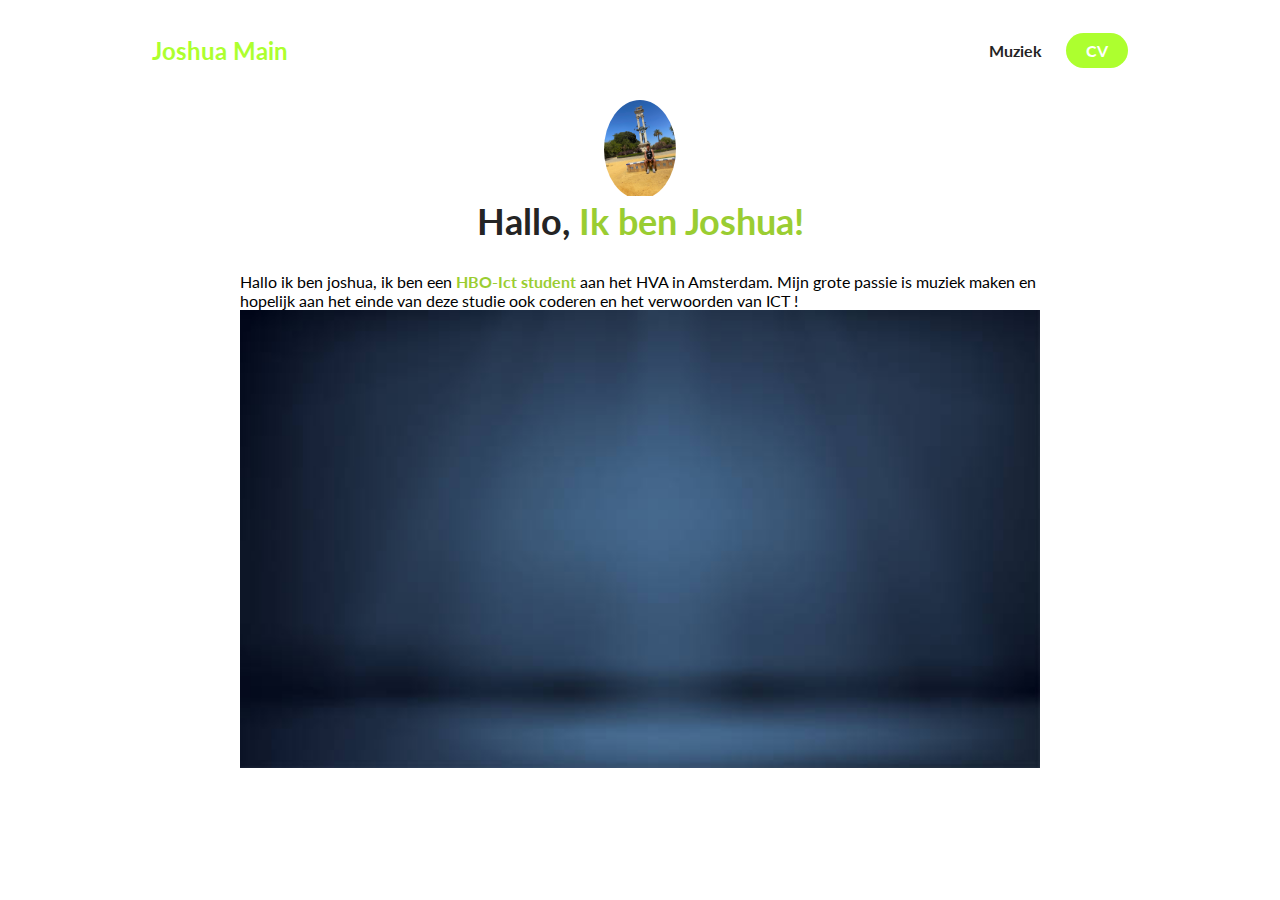
<file: Index.html>
<!DOCTYPE html>
<html lang="en">
<head>
    <meta charset="UTF-8">
    <meta http-equiv="X-UA-Compatible" content="IE=edge">
    <meta name="viewport" content="width=device-width, initial-scale=1.0">
    <title>Joshua Main</title>
    <link rel="stylesheet" href="./style.css">
</head>

    <body>
<section> <div id="overmij"></div>
 <nav>
<div class="personal__logo">Joshua Main</div>
<ul class="nav__Link--list">
    <li>
    <a href=" " class="
    nav__link--anchor
    link__hover-effect
    link__hover-effect--black"
    ></a>
    </li>
    <li>
    <a href="https://www.instagram.com/prod.jddm/" class="
    nav__link--anchor
    link__hover-effect
    link__hover-effect--black"
    >Muziek</a> 
    </li>
    <li>
    <a href="./cvvvv.html" class="
    nav__link--anchor
    nav__link--anchor-primary"
    >CV</a>
    </li> 



  </ul>
</nav>
 <div class="flex flex-1"> 
  <div class="about-me__info row">
    <div class="about-me__info--containter">
    <figure class="about-me__picture--mask"> 
    <img src="./foto's/Joshua.jpg" class="about-me__picture"alt="picture of me">
</figure>

<h1 class="about-me__info--title"> 
Hallo, <span class="text--purple">Ik ben Joshua!</h1></span>
</h1>
<p class="about-me__info--para"></p>
 Hallo ik ben joshua, ik ben een <strong class="text--purple">HBO-Ict student</strong> aan het HVA in Amsterdam.  
 Mijn grote passie is muziek maken en hopelijk aan het einde van deze studie ook coderen en het verwoorden van ICT ! 
</p>

</div>
<figure class="about-me__img--container">
 <img src="./foto's/Achtergrond.jpg" class="about-me__img"alt="">
</figure>
 </div>
 </div>

</section>
</body> 
</html>
</file>
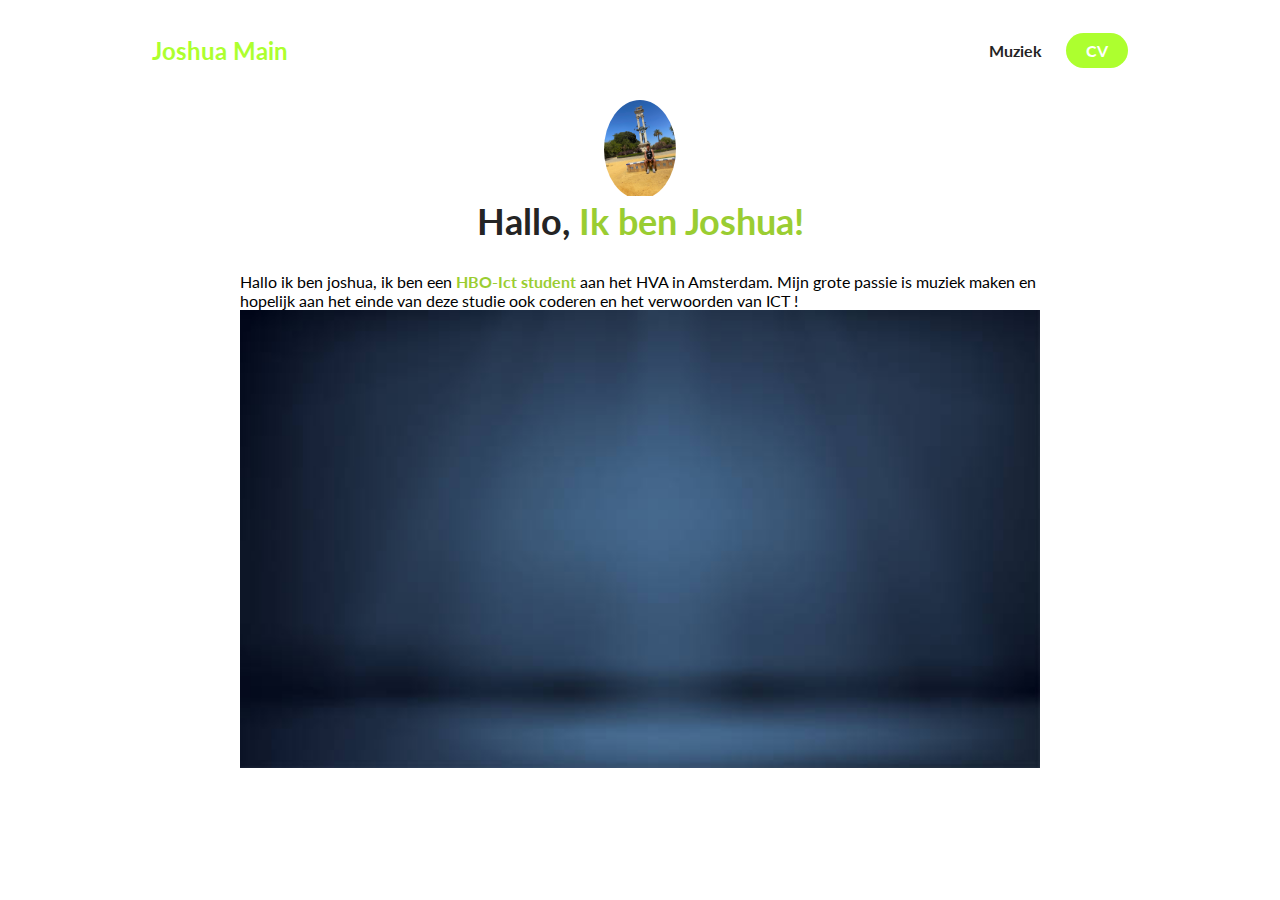
<file: index.html>
<!DOCTYPE html>
<html lang="en">
<head>
    <meta charset="UTF-8">
    <meta http-equiv="X-UA-Compatible" content="IE=edge">
    <meta name="viewport" content="width=device-width, initial-scale=1.0">
    <title>Joshua Main</title>
    <link rel="stylesheet" href="./style.css">
</head>

    <body>
<section> <div id="overmij"></div>
 <nav>
<div class="personal__logo">Joshua Main</div>
<ul class="nav__Link--list">
    <li>
    <a href=" " class="
    nav__link--anchor
    link__hover-effect
    link__hover-effect--black"
    ></a>
    </li>
    <li>
    <a href="https://www.instagram.com/prod.jddm/" class="
    nav__link--anchor
    link__hover-effect
    link__hover-effect--black"
    >Muziek</a> 
    </li>
    <li>
    <a href="./cvvvv.html" class="
    nav__link--anchor
    nav__link--anchor-primary"
    >CV</a>
    </li> 



  </ul>
</nav>
 <div class="flex flex-1"> 
  <div class="about-me__info row">
    <div class="about-me__info--containter">
    <figure class="about-me__picture--mask"> 
    <img src="./foto's/Joshua.jpg" class="about-me__picture"alt="picture of me">
</figure>

<h1 class="about-me__info--title"> 
Hallo, <span class="text--purple">Ik ben Joshua!</h1></span>
</h1>
<p class="about-me__info--para"></p>
 Hallo ik ben joshua, ik ben een <strong class="text--purple">HBO-Ict student</strong> aan het HVA in Amsterdam.  
 Mijn grote passie is muziek maken en hopelijk aan het einde van deze studie ook coderen en het verwoorden van ICT ! 
</p>

</div>
<figure class="about-me__img--container">
 <img src="./foto's/Achtergrond.jpg" class="about-me__img"alt="">
</figure>
 </div>
 </div>

</section>
</body> 
</html>
</file>
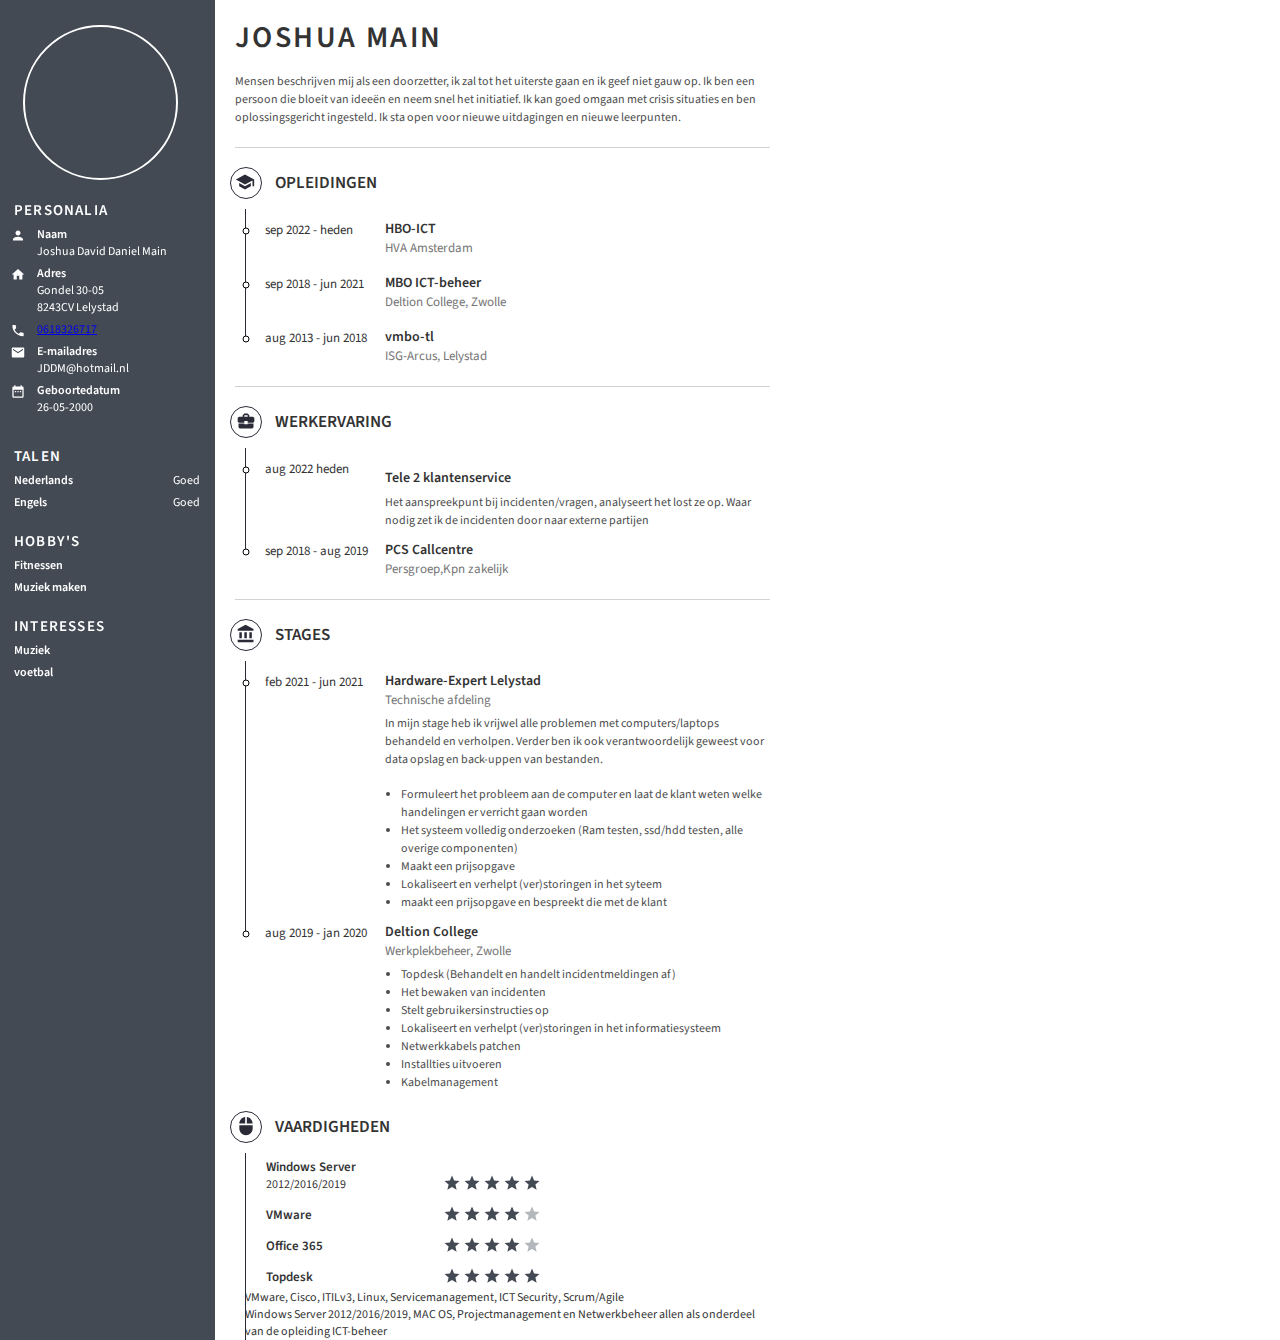
<file: cvvvv.html>
<html lang="nl">
   <head>
      <meta http-equiv="Content-Type" content="text/html; charset=utf-8" 
/>
      <meta name="format-detection" content="telephone=no" />
      <meta http-equiv="Cache-Control" content="no-cache" />
      <meta http-equiv="Pragma" content="no-cache" />
      <meta http-equiv="Expires" content="0" />
      <!-- fonts -->
      <link 
href="https://fonts.googleapis.com/css?family=Source+Sans+Pro:400,600,700" 
rel="stylesheet" />
      <!-- ./fonts -->
      <!-- css -->
      <style type="text/css">
         * {
         -webkit-font-smoothing: antialiased;
         -moz-osx-font-smoothing: grayscale;
         box-sizing: border-box;
         }
         html {
         height: 100%;
         }
         body {
         width: 21cm;
         height: 100%;
         min-height: 29.7cm;
         position: relative;
         margin: 0;
         padding: 0 0;
         color: #333333;
         line-height: 22px;
         font: 12px "Source Sans Pro", Arial;
         font-style: normal;
         }
         h1 {
         letter-spacing: 0.08em;
         text-transform: uppercase;
         font-style: normal;
         font-size: 30px;
         margin: 0;
         padding: 16px 0 24px 0;
         font-weight: 600;
         }
         h1 span {
         position: relative;
         font-style: normal;
         display: inline;
         margin-right: 3px;
         padding: 0;
         }
         h2 {
         text-transform: uppercase;
         font-size: 17px;
         font-weight: 600;
         margin: 0;
         padding: 0;
         }
         h3 {
         font-size: 14px;
         font-weight: 600;
         margin: 0;
         padding: 0;
         }
         p {
         color: #4c4c4c;
         line-height: 18px;
         font-weight: 400;
         margin: 0;
         padding: 0;
         }
         hr {
         border: none;
         height: 1px;
         width: 100%;
         padding: 0;
         margin: 0;
         background: #d2d2d2;
         }
         .sections {
         left: 235px;
         position: relative;
         width: 535px;
         }
         .section {
         position: relative;
         width: 100%;
         padding: 0;
         }
         .section p {
         display: block;
         font-style: normal;
         }
         .section:last-child {
         border: none;
         }
         .section.section--summary {
         top: -10px;
         margin-bottom: 10px;
         }
         .section--title {
         display: inline-block;
         position: relative;
         width: 100%;
         z-index: 99;
         margin: 0 0 0 0;
         font-weight: 600;
         background: #fff;
         padding: 19px 0 10px 10px;
         border-top: 1px solid #d2d2d2;
         page-break-inside: avoid;
         }
         .section--title span {
         display: inline-block;
         margin-right: 2px;
         }
         .section--title-icon {
         position: relative;
         top: 0px;
         display: inline-block;
         height: 32px;
         width: 32px;
         margin-left: -15px;
         margin-right: 10px;
         border-radius: 50%;
         border: 1px solid #2b2b38;
         }
         .section--title-icon svg {
         position: relative;
         top: 3px;
         left: 4px;
         height: 20px;
         width: 20px;
         fill: #2b2b38;
         }
         .section--title-icon.education svg {
         top: 4px;
         left: 4px;
         }
         .section--title-icon.course svg {
         top: 5px;
         left: 5px;
         }
         .section--title-icon.work svg {
         top: 4px;
         left: 5px;
         }
         .section--title-icon.internships svg {
         top: 4px;
         left: 5px;
         }
         .section--title-icon.certificate svg {
         top: 4px;
         left: 5px;
         }
         .section--title-icon.single-textarea svg {
         top: 4px;
         left: 5px;
         }
         .section--title-icon.extra-curricular svg {
         top: 4px;
         left: 5px;
         }
         .section--title-icon.characteristic svg {
         top: 4px;
         left: 5px;
         }
         .section--title-icon.skill svg {
         top: 4px;
         left: 5px;
         }
         .section--title-icon.hobby svg {
         top: 5px;
         left: 5px;
         }
         .section--title-icon.language svg {
         top: 5px;
         left: 5px;
         }
         .section--title-icon.reference svg {
         top: 5px;
         left: 5px;
         }
         .section--time-line-overlay {
         position: absolute;
         top: 0;
         left: 10px;
         height: 100%;
         width: 1px;
         background: #2b2b38;
         }
         .section--time-line {
         position: absolute;
         top: 0;
         left: 0;
         height: 100%;
         width: 1px;
         background: #2b2b38;
         }
         .section--time-line-hide-overlay {
         display: none;
         position: absolute;
         left: -5px;
         top: 25px;
         width: 10px;
         height: 100%;
         background: #fff;
         z-index: 9;
         }
         .section.references .section--time-line-dot {
         top: 15px;
         }
         .section.references .section--date {
         top: 10px;
         }
         .section.references .section--time-line-hide-overlay {
         height: 95%;
         }
         .section--item:last-child {
         background: #fff;
         padding-bottom: 15px;
         }
         .section--item:last-child .section--time-line {
         height: 30px;
         }
         .section--item:last-child .section--time-line-hide-overlay {
         display: inline;
         }
         .section:last-child .section--item:last-child {
         padding-bottom: 0;
         }
         /*.section:last-child .section--item:last-child 
.section--heading-group {
         padding-bottom: 0;
         }*/
         .section--time-line-dot {
         position: absolute;
         left: -3px;
         top: 18px;
         height: 12px;
         width: 10px;
         z-index: 999;
         /* fill: red; */
         /* height: 9px;
         width: 9px; */
         /* border-radius: 50%; */
         /* background: #fff; */
         /* border: 1px solid #2b2b38; */
         /* border: 0.1em solid #2b2b38; */
         }
         .section--heading-group {
         display: block;
         margin: 0;
         padding: 0 0 6px 0;
         page-break-inside: avoid !important;
         }
         .section--list {
         display: block;
         list-style: none;
         padding: 0 0 0 10px;
         margin: 0;
         }
         .section--list.skills {
         margin-bottom: 20px;
         }
         .section--list.no-indent .section--item {
         padding-left: 20px;
         }
         .section--item {
         display: block;
         position: relative;
         list-style: none;
         padding: 0 0 0 140px;
         margin: 0;
         }
         .section--item.skills {
         display: inline-block;
         padding-top: 5px;
         padding-bottom: 3px;
         width: 100%;
         margin: 0;
         padding-left: 25px;
         border-left: 1px solid #2b2b38;
         }
         .section--item.skills h3 {
         font-size: 13px;
         }
         .section--item.skills:last-child {
         padding-bottom: 0;
         }
         .skills--label {
         display: inline-block;
         width: 175px;
         margin: 0 0 0 -5px;
         }
         .skills--stars {
         display: inline-block;
         position: relative;
         top: 4px;
         }
         .skills--stars svg {
         fill: #b1b1b1;
         }
         .skills--stars svg.active {
         fill: #2b2b38;
         }
         .section--date {
         position: absolute;
         left: 20px;
         top: 12px;
         width: 120px;
         font-size: 13px;
         padding: 0;
         margin: 0;
         }
         .section--heading {
         display: block;
         padding: 10px 0 0 0;
         margin: 0;
         }
         .section--sub-heading {
         display: block;
         padding: 0;
         margin: 0;
         color: #a43d46;
         font-size: 13px;
         }
         .section--content {
         display: block;
         padding: 0;
         margin: 0;
         }
         .section--content p {
         display: block;
         }
         .section--content ul,
         .section--content ol {
         page-break-inside: auto;
         white-space: normal;
         font-weight: 400;
         list-style-position: outside;
         color: #4c4c4c;
         margin: 0;
         padding: 0 0 0 16px;
         }
         .section--content ul li,
         .section--content ol li {
         line-height: 18px;
         }
         .section--content ul li {
         list-style-type: disc;
         }
         .section--content ol {
         padding-left: 14px;
         }
         .section--content-single-textarea {
         padding-bottom: 10px;
         }
         .sidebar--bg {
         position: fixed;
         top: 0;
         left: 0;
         width: 215px;
         background: #2b2b38;
         height: 18000px;
         overflow-x: hidden;
         overflow-y: hidden;
         }
         .sidebar {
         left: 0;
         position: fixed;
         z-index: 1;
         color: #fff;
         padding: 25px 0 0 14px;
         width: 215px;
         height: auto;
         }
         .avatar--bg {
         left: -10px;
         top: -70px;
         position: fixed;
         z-index: 0;
         margin: 0;
         padding: 0;
         background: #a43d47;
         width: 225px;
         height: 270px;
         display: none;
         }
         .avatar {
         position: relative;
         display: inline-block;
         z-index: 2;
         padding: 0;
         margin: 0 0 0 9px;
         height: 155px;
         width: 155px;
         border-radius: 50%;
         background-size: cover !important;
         border: 2px solid #fff;
         }
         .sidebar--data {
         display: block;
         }
         .sidebar--title {
         display: inline-block;
         font-size: 15px;
         font-style: normal;
         position: relative;
         width: 88%;
         padding: 20px 0 5px 0;
         margin: 0 0 0 0;
         page-break-inside: avoid;
         letter-spacing: 0.08em;
         }
         .sidebar--title span {
         display: inline-block;
         width: 100%;
         margin: 0;
         padding: 0;
         font-weight: 600;
         font-style: normal;
         padding-right: 2px;
         z-index: 1;
         background: #607d8b;
         }
         .sidebar--title span:last-child {
         padding-right: 10px;
         }
         .sidebar--title hr {
         position: absolute;
         left: 0;
         bottom: 18px;
         border: none;
         height: 1px;
         width: calc(100% - 10px);
         background: #fff;
         }
         .sidebar--title svg {
         position: relative;
         top: 4px;
         margin-right: 4px;
         }
         .sidebar--label {
         font-weight: 600;
         }
         .sidebar--list {
         display: block;
         list-style: none;
         margin: 0;
         padding: 0;
         }
         .sidebar--item {
         display: block;
         list-style: none;
         position: relative;
         font-size: 12px;
         margin: 0;
         padding: 0 5px 5px 0;
         }
         .sidebar--item.sidebar--item-personal {
         padding: 0 5px 5px 23px;
         }
         .sidebar--item.sidebar--item-interest {
         padding-left: 12px;
         padding-bottom: 0;
         }
         .sidebar--item:last-child {
         padding-bottom: 0;
         }
         .sidebar--icon-square {
         display: inline-block;
         height: 5px;
         width: 5px;
         position: absolute;
         top: 9px;
         margin: 0 5px 0 0;
         background: #fff;
         left: 0;
         }
         .sidebar--item-icon {
         top: 2px;
         left: -8px;
         position: absolute;
         fill: #fff;
         height: 15px;
         }
         .sidebar--item-text {
         line-height: 21px;
         }
         .sidebar--item-align-right {
         float: right;
         margin-right: 10px;
         }
         /*** START --- UPDATE COLOR ***/
         .c--434a54 .sidebar--bg,
         .c--434a54 .sidebar--title span {
         background: #434a54 !important;
         }
         .c--434a54 .section--sub-heading {
         color: #757575;
         }
         .c--434a54 .skills--stars svg {
         fill: #434a54 !important;
         }
         .c--434a54 .skills--stars svg:not(.active) {
         fill: #b4b7bb !important;
         }
         .c--da4453 .sidebar--bg,
         .c--da4453 .sidebar--title span {
         background: #da4453 !important;
         }
         .c--da4453 .section--sub-heading {
         color: #a43d46;
         }
         .c--da4453 .skills--stars svg {
         fill: #da4453 !important;
         }
         .c--da4453 .skills--stars svg:not(.active) {
         fill: #f0b4ba !important;
         }
         .c--3f6592 .sidebar--bg,
         .c--3f6592 .sidebar--title span {
         background: #3f6592 !important;
         }
         .c--3f6592 .section--sub-heading {
         color: #3f6592;
         }
         .c--3f6592 .skills--stars svg {
         fill: #3f6592 !important;
         }
         .c--3f6592 .skills--stars svg:not(.active) {
         fill: #b2c2d4 !important;
         }
         .c--f1b230 .sidebar--bg,
         .c--f1b230 .sidebar--title span {
         background: #f1b230 !important;
         }
         .c--f1b230 .section--sub-heading {
         color: #986c14;
         }
         .c--f1b230 .skills--stars svg {
         fill: #f1b230 !important;
         }
         .c--f1b230 .skills--stars svg:not(.active) {
         fill: #f9e0b0 !important;
         }
         .c--37bc9b .sidebar--bg,
         .c--37bc9b .sidebar--title span {
         background: #37bc9b !important;
         }
         .c--37bc9b .section--sub-heading {
         color: #187d64;
         }
         .c--37bc9b .skills--stars svg {
         fill: #37bc9b !important;
         }
         .c--37bc9b .skills--stars svg:not(.active) {
         fill: #b0e4d7 !important;
         }
         /*** END --- UPDATE COLOR ***/
         html[lang="tr"] body {
         font-family: "Helvetica";
         }
         html[lang="tr"] .section--date {
         font-size: 12px;
         width: 130px;
         }
         html[lang="tr"] .sidebar--item {
         line-height: 18px;
         }
         /*strong { white-space: nowrap; }*/
      </style>
   </head>
   <body class="c--434a54" >
      <!-- style="overflow: hidden !important;" -->
      <div class="sidebar--bg"></div>
      <aside class="sidebar">
         <div class="avatar--bg"></div>
         <div class="avatar" style="background: url('') 
no-repeat;">&nbsp;</div>
         <!-- Personalia -->
         <div class="sidebar--data">
            <h2 class="sidebar--title">
               <span>Personalia</span>
            </h2>
            <ul class="sidebar--list">
               <li class="sidebar--item sidebar--item-personal">
                  <svg class="sidebar--item-icon" fill="#000000" 
height="24" viewBox="0 0 24 24" width="24" 
xmlns="http://www.w3.org/2000/svg">
                     <path d="M12 12c2.21 0 4-1.79 4-4s-1.79-4-4-4-4 
1.79-4 4 1.79 4 4 4zm0 2c-2.67 0-8 1.34-8 
4v2h16v-2c0-2.66-5.33-4-8-4z"></path>
                     <path d="M0 0h24v24H0z" fill="none"></path>
                  </svg>
                  <span class="sidebar--label">Naam</span><br>
                  Joshua David Daniel Main
               </li>
               <li class="sidebar--item sidebar--item-personal">
                  <svg class="sidebar--item-icon" fill="#000000" 
height="24" viewBox="0 0 24 24" width="24" 
xmlns="http://www.w3.org/2000/svg">
                     <path d="M10 20v-6h4v6h5v-8h3L12 3 2 12h3v8z"></path>
                     <path d="M0 0h24v24H0z" fill="none"></path>
                  </svg>
                  <span class="sidebar--label">Adres</span><br>
                  Gondel 30-05<br>
                  8243CV Lelystad
               </li>
               <li class="sidebar--item sidebar--item-personal">
                  <svg class="sidebar--item-icon" fill="#000000" 
height="24" viewBox="0 0 24 24" width="24" 
xmlns="http://www.w3.org/2000/svg">
                     <path d="M0 0h24v24H0z" fill="none"></path>
                     <path d="M6.62 10.79c1.44 2.83 3.76 5.14 6.59 
6.59l2.2-2.2c.27-.27.67-.36 1.02-.24 1.12.37 2.33.57 3.57.57.55 0 1 .45 1 
1V20c0 .55-.45 1-1 1-9.39 0-17-7.61-17-17 0-.55.45-1 1-1h3.5c.55 0 1 .45 1 
1 0 1.25.2 2.45.57 3.57.11.35.03.74-.25 1.02l-2.2 2.2z"></path>
                  </svg>
                  <a href="tel:31618326717">0618326717</a>
                  
                  
               </li>
               <li class="sidebar--item sidebar--item-personal">
                  <svg class="sidebar--item-icon" fill="#000000" 
height="24" viewBox="0 0 24 24" width="24" 
xmlns="http://www.w3.org/2000/svg">
                     <path d="M20 4H4c-1.1 0-1.99.9-1.99 2L2 18c0 1.1.9 2 
2 2h16c1.1 0 2-.9 2-2V6c0-1.1-.9-2-2-2zm0 4l-8 5-8-5V6l8 5 8-5v2z"></path>
                     <path d="M0 0h24v24H0z" fill="none"></path>
                  </svg>
                  <span class="sidebar--label">E-mailadres</span><br>
                  JDDM@hotmail.nl
               </li>
               <li class="sidebar--item sidebar--item-personal">
                  <svg class="sidebar--item-icon" fill="#000000" 
height="24" viewBox="0 0 24 24" width="24" 
xmlns="http://www.w3.org/2000/svg">
                     <path d="M9 11H7v2h2v-2zm4 0h-2v2h2v-2zm4 
0h-2v2h2v-2zm2-7h-1V2h-2v2H8V2H6v2H5c-1.11 0-1.99.9-1.99 2L3 20c0 1.1.89 2 
2 2h14c1.1 0 2-.9 2-2V6c0-1.1-.9-2-2-2zm0 16H5V9h14v11z"></path>
                     <path d="M0 0h24v24H0z" fill="none"></path>
                  </svg>
                  <span class="sidebar--label">Geboortedatum</span><br>
                  26-05-2000
               </li>
               <li class="sidebar--item sidebar--item-personal">
                  <svg class="sidebar--item-icon" fill="#000000" 
height="24" viewBox="0 0 24 24" width="24" 
xmlns="http://www.w3.org/2000/svg">
                  </svg>
                  
               </li>
               <li class="sidebar--item sidebar--item-personal">
                  <svg class="sidebar--item-icon" fill="#000000" 
height="24" viewBox="0 0 24 24" width="24" 
xmlns="http://www.w3.org/2000/svg">
                     
                  </svg>
               </li>
               <!--                
               <li class="sidebar--item sidebar--item-personal">
                  <span class="sidebar--label">Beschikbaarheid</span><br>
                  Fulltime
               </li> 
               -->
            </ul>
         </div>
         <!-- TALEN -->
         <div class="sidebar--data">
            <h2 class="sidebar--title">
               <span>Talen</span>
            </h2>
            <ul class="sidebar--list">
               <li class="sidebar--item">
                  <span class="sidebar--label">Nederlands</span>
                  <span class="sidebar--item-align-right">Goed</span>
               </li>
               <li class="sidebar--item">
                  <span class="sidebar--label">Engels</span>
                  <span class="sidebar--item-align-right">Goed</span>
               </li>
            </ul>
         </div>
         <!-- Hobby's -->
         <div class="sidebar--data">
            <h2 class="sidebar--title">
               <span>Hobby's</span>
            </h2>
            <ul class="sidebar--list">
               <li class="sidebar--item">
                  <span class="sidebar--label">Fitnessen</span>
               </li>
               <li class="sidebar--item">
                  <span class="sidebar--label">Muziek maken</span>
               </li>
            </ul>
         </div>
         <!-- interesses -->
         <div class="sidebar--data">
            <h2 class="sidebar--title">
               <span>interesses</span>
            </h2>
            <ul class="sidebar--list">
               <li class="sidebar--item">
                  <div class="section--content">
                  <span class="sidebar--label">Muziek</span>
               </li>
               <li class="sidebar--item">
               <div class="section--content">
                  <span class="sidebar--label">voetbal
                  </span>
               </li>

               </div>
            </ul>
         </div>
      </aside>
      <!-- voorblad -->
      <section class="sections">
         <div class="section--name">
            <h1>
               Joshua Main
            </h1>
         </div>
         <!-- personalia -->
         <div class="section">
         <div class="section section--summary">
            <div class="section--content">
               <p>Mensen beschrijven mij als een doorzetter, ik zal tot 
het uiterste gaan en ik geef niet gauw op. Ik ben een persoon die bloeit 
van ideeën en neem snel het initiatief. Ik kan goed omgaan met crisis 
situaties en ben oplossingsgericht ingesteld. Ik sta open voor nieuwe 
uitdagingen en nieuwe leerpunten.</p>
            </div>
         </div>
         <!-- opleiding -->
         <div class="section">
            <div class="section--title">
               <h2>
                  <i class="section--title-icon education">
                     <svg height="24" viewBox="0 0 24 24" width="24" 
xmlns="http://www.w3.org/2000/svg">
                        <path d="M0 0h24v24H0z" fill="none"></path>
                        <path d="M5 13.18v4L12 21l7-3.82v-4L12 
17l-7-3.82zM12 3L1 9l11 6 9-4.91V17h2V9L12 3z"></path>
                     </svg>
                  </i>
                  Opleidingen
               </h2>
            </div>
            <div class="section--time-line-overlay"></div>
            <ol class="section--list">

               <!-- HBO-ICT -->
               <li class="section--item">
                  <div class="section--time-line">
                     <svg class="section--time-line-dot">
                        <circle cx="4" cy="4" r="3" stroke="black" 
stroke-width="1" fill="white"></circle>
                     </svg>
                  </div>
                  <div class="section--time-line-hide-overlay"></div>
                  <div class="section--heading-group">
                     <div class="section--date">
                        sep 2022 - heden
                     </div>
                     <div class="section--heading">
                        <h3>HBO-ICT</h3>
                     </div>
                     <div class="section--sub-heading">
                        HVA Amsterdam
                     </div>
                  </div>
               </li>
               <!-- Deltion College -->
               <li class="section--item">
                  <div class="section--time-line">
                     <svg class="section--time-line-dot">
                        <circle cx="4" cy="4" r="3" stroke="black" 
stroke-width="1" fill="white"></circle>
                     </svg>
                  </div>
                  <div class="section--time-line-hide-overlay"></div>
                  <div class="section--heading-group">
                     <div class="section--date">
                        sep 2018 - jun 2021
                     </div>
                     <div class="section--heading">
                        <h3>MBO ICT-beheer</h3>
                     </div>
                     <div class="section--sub-heading">
                        Deltion College, Zwolle
                     </div>
                  </div>
               </li>
               <!-- Thomas a Kempis College -->
               <li class="section--item">
                  <div class="section--time-line">
                     <svg class="section--time-line-dot">
                        <circle cx="4" cy="4" r="3" stroke="black" 
stroke-width="1" fill="white"></circle>
                     </svg>
                  </div>
                  <div class="section--time-line-hide-overlay"></div>
                  <div class="section--heading-group">
                     <div class="section--date">
                        aug 2013 - jun 2018
                     </div>
                     <div class="section--heading">
                        <h3>vmbo-tl</h3>
                     </div>
                     <div class="section--sub-heading">
                        ISG-Arcus, Lelystad
                     </div>
                  </div>
               </li>
            </ol>
         </div>

         <!-- Werkervaring -->
         <div class="section">
            <!-- style="page-break-before:always;" -->
            <div class="section--title">
               <!-- style="border:none;" -->
               <h2>
                  <i class="section--title-icon work">
                     <svg fill="#000000" height="24" viewBox="0 0 24 24" 
width="24" xmlns="http://www.w3.org/2000/svg">
                        <path d="M0 0h24v24H0zm10 5h4v2h-4zm0 0h4v2h-4z" 
fill="none"></path>
                        <path d="M10 16v-1H3.01L3 19c0 1.11.89 2 2 
2h14c1.11 0 2-.89 2-2v-4h-7v1h-4zm10-9h-4.01V5l-2-2h-4l-2 2v2H4c-1.1 0-2 
.9-2 2v3c0 1.11.89 2 2 2h6v-2h4v2h6c1.1 0 2-.9 2-2V9c0-1.1-.9-2-2-2zm-6 
0h-4V5h4v2z"></path>
                     </svg>
                  </i>
                  Werkervaring
               </h2>
            </div>
            <div class="section--time-line-overlay"></div>
            <ol class="section--list">

               <!-- Tele 2 Klantenservice -->
               <li class="section--item">
                  <div class="section--time-line">
                     <svg class="section--time-line-dot">
                        <circle cx="4" cy="4" r="3" stroke="black" 
stroke-width="1" fill="white"></circle>
                     </svg>
                  </div>
                  <div class="section--time-line-hide-overlay"></div>
                  <div class="section--heading-group">
                     <div class="section--date">aug 2022 heden</div>
                     <div class="section--heading">
                        <h3></h3>
                     </div>
                     <div class="section--heading">
                        <h3>Tele 2 klantenservice</h3>                                
                     </div>
                  </div>
                  <div class="section--content">
                     <p>
                        Het aanspreekpunt bij incidenten/vragen, analyseert het 
lost ze op. Waar nodig zet ik de incidenten door naar externe partijen<br 
/>
                     </p>
                  </div>
               </li>
               <!-- PCS  -->
               <li class="section--item">
                  <div class="section--time-line">
                     <svg class="section--time-line-dot">
                        <circle cx="4" cy="4" r="3" stroke="black" 
stroke-width="1" fill="white"></circle>
                     </svg>
                  </div>
                  <div class="section--time-line-hide-overlay"></div>
                  <div class="section--heading-group">
                     <div class="section--date">sep 2018 - aug 2019</div>
                     <div class="section--heading">
                        <h3>PCS Callcentre</h3>
                     </div>
                     <div class="section--sub-heading">
                        Persgroep,Kpn zakelijk                                   
                     </div>
                  </div>
               </li>

            </ol>

         </div>

        <!-- Stages -->
        <div class="section">
           <div class="section--title">
              <h2>
                 <i class="section--title-icon internships">
                    <svg fill="#000000" height="24" viewBox="0 0 24 24" 
width="24" xmlns="http://www.w3.org/2000/svg">
                       <path d="M0 0h24v24H0z" fill="none"></path>
                       <path d="M4 10v7h3v-7H4zm6 0v7h3v-7h-3zM2 
22h19v-3H2v3zm14-12v7h3v-7h-3zm-4.5-9L2 6v2h19V6l-9.5-5z"></path>
                    </svg>
                 </i>
                 Stages
              </h2>
           </div>
           <div class="section--time-line-overlay"></div>
           <ol class="section--list">

              <!-- Stagiaire – Junior Systeem- en netwerkbeheer -->
              <li class="section--item">
                 <div class="section--time-line">
                    <svg class="section--time-line-dot">
                       <circle cx="4" cy="4" r="3" stroke="black" 
stroke-width="1" fill="white"></circle>
                    </svg>
                 </div>
                 <div class="section--time-line-hide-overlay"></div>
                 <div class="section--heading-group">
                    <div class="section--date">feb 2021 - jun 2021</div>
                    <div class="section--heading">
                       <h3>Hardware-Expert Lelystad</h3>
                    </div>
                    <div class="section--sub-heading">
                       Technische afdeling                                    
                    </div>
                 </div>
                 <div class="section--content">
                    <p>
In mijn stage heb ik vrijwel alle problemen met computers/laptops behandeld en verholpen.
Verder ben ik ook verantwoordelijk geweest voor data opslag en back-uppen van bestanden.
                     </p><br>
                     <div class="section--content">
                        <ul>
                           <li>Formuleert het probleem aan de computer en laat de klant weten welke handelingen er verricht gaan worden</li>
                           <li>Het systeem volledig onderzoeken (Ram testen, ssd/hdd testen, alle overige componenten)</li>
                           <li>Maakt een prijsopgave</li>
                           <li>Lokaliseert en verhelpt (ver)storingen in 
het syteem</li>
                           <li>maakt een prijsopgave en bespreekt die met de klant</li>
                        </ul>
                     </div>
                 </div>
              </li>

              <!-- Stagiaire Deltion -->
              <li class="section--item">
                 <div class="section--time-line">
                    <svg class="section--time-line-dot">
                       <circle cx="4" cy="4" r="3" stroke="black" 
stroke-width="1" fill="white"></circle>
                    </svg>
                 </div>
                 <div class="section--time-line-hide-overlay"></div>
                 <div class="section--heading-group">
                    <div class="section--date">aug 2019 - jan 2020</div>
                    <div class="section--heading">
                       <h3>Deltion College</h3>
                    </div>
                    <div class="section--sub-heading">
                       Werkplekbeheer, Zwolle                                    
                    </div>
                 </div>
                    <div class="section--content">
                        <ul>
                           <li> Topdesk (Behandelt en handelt 
incidentmeldingen af)</li>
                           <li>Het bewaken van incidenten</li>
                           <li>Stelt gebruikersinstructies op</li>
                           <li>Lokaliseert en verhelpt (ver)storingen in 
het informatiesysteem</li>
                           <li>Netwerkkabels patchen</li>
                           <li>Installties uitvoeren</li>
                           <li>Kabelmanagement</li>
                        </ul>
                     </div>
                 </div>
              </li>

           </ol>
        </div>

         <!-- vaardigheden -->
         <div class="section" style="page-break-before:always;">
            <div class="section--title" style="border:none;">
               <h2>
                  <i class="section--title-icon skill">
                     <svg fill="#000000" height="24" viewBox="0 0 24 24" 
width="24" xmlns="http://www.w3.org/2000/svg">
                        <path d="M0 0h24v24H0z" fill="none"></path>
                        <path d="M13 1.07V9h7c0-4.08-3.05-7.44-7-7.93zM4 
15c0 4.42 3.58 8 8 8s8-3.58 8-8v-4H4v4zm7-13.93C7.05 1.56 4 4.92 4 
9h7V1.07z"></path>
                     </svg>
                  </i>
                  Vaardigheden
               </h2>
            </div>
            <div class="section--time-line-overlay"></div>
            <ol class="section--list skills">
               <!-- Windows Server 2012/2016/2019 -->  
               <li class="section--item skills">
                  <div class="skills--label">
                     <h3>Windows Server</h3>
                     2012/2016/2019
                  </div>
                  <div class="skills--stars">
                     <svg class="active" fill="#000000" height="18" 
viewBox="0 0 24 24" width="18" xmlns="http://www.w3.org/2000/svg">
                        <path d="M0 0h24v24H0z" fill="none"></path>
                        <path d="M12 17.27L18.18 21l-1.64-7.03L22 
9.24l-7.19-.61L12 2 9.19 8.63 2 9.24l5.46 4.73L5.82 21z"></path>
                        <path d="M0 0h24v24H0z" fill="none"></path>
                     </svg>
                     <svg class="active" fill="#000000" height="18" 
viewBox="0 0 24 24" width="18" xmlns="http://www.w3.org/2000/svg">
                        <path d="M0 0h24v24H0z" fill="none"></path>
                        <path d="M12 17.27L18.18 21l-1.64-7.03L22 
9.24l-7.19-.61L12 2 9.19 8.63 2 9.24l5.46 4.73L5.82 21z"></path>
                        <path d="M0 0h24v24H0z" fill="none"></path>
                     </svg>
                     <svg class="active" fill="#000000" height="18" 
viewBox="0 0 24 24" width="18" xmlns="http://www.w3.org/2000/svg">
                        <path d="M0 0h24v24H0z" fill="none"></path>
                        <path d="M12 17.27L18.18 21l-1.64-7.03L22 
9.24l-7.19-.61L12 2 9.19 8.63 2 9.24l5.46 4.73L5.82 21z"></path>
                        <path d="M0 0h24v24H0z" fill="none"></path>
                     </svg>
                     <svg class="active" fill="#000000" height="18" 
viewBox="0 0 24 24" width="18" xmlns="http://www.w3.org/2000/svg">
                        <path d="M0 0h24v24H0z" fill="none"></path>
                        <path d="M12 17.27L18.18 21l-1.64-7.03L22 
9.24l-7.19-.61L12 2 9.19 8.63 2 9.24l5.46 4.73L5.82 21z"></path>
                        <path d="M0 0h24v24H0z" fill="none"></path>
                     </svg>
                     <svg class="active" fill="#000000" height="18" 
viewBox="0 0 24 24" width="18" xmlns="http://www.w3.org/2000/svg">
                        <path d="M0 0h24v24H0z" fill="none"></path>
                        <path d="M12 17.27L18.18 21l-1.64-7.03L22 
9.24l-7.19-.61L12 2 9.19 8.63 2 9.24l5.46 4.73L5.82 21z"></path>
                        <path d="M0 0h24v24H0z" fill="none"></path>
                     </svg>
                  </div>
               </li>
               <!-- VMware -->  
               <li class="section--item skills">
                  <div class="skills--label">
                     <h3>VMware</h3>
                  </div>
                  <div class="skills--stars">
                     <svg class="active" fill="#000000" height="18" 
viewBox="0 0 24 24" width="18" xmlns="http://www.w3.org/2000/svg">
                        <path d="M0 0h24v24H0z" fill="none"></path>
                        <path d="M12 17.27L18.18 21l-1.64-7.03L22 
9.24l-7.19-.61L12 2 9.19 8.63 2 9.24l5.46 4.73L5.82 21z"></path>
                        <path d="M0 0h24v24H0z" fill="none"></path>
                     </svg>
                     <svg class="active" fill="#000000" height="18" 
viewBox="0 0 24 24" width="18" xmlns="http://www.w3.org/2000/svg">
                        <path d="M0 0h24v24H0z" fill="none"></path>
                        <path d="M12 17.27L18.18 21l-1.64-7.03L22 
9.24l-7.19-.61L12 2 9.19 8.63 2 9.24l5.46 4.73L5.82 21z"></path>
                        <path d="M0 0h24v24H0z" fill="none"></path>
                     </svg>
                     <svg class="active" fill="#000000" height="18" 
viewBox="0 0 24 24" width="18" xmlns="http://www.w3.org/2000/svg">
                        <path d="M0 0h24v24H0z" fill="none"></path>
                        <path d="M12 17.27L18.18 21l-1.64-7.03L22 
9.24l-7.19-.61L12 2 9.19 8.63 2 9.24l5.46 4.73L5.82 21z"></path>
                        <path d="M0 0h24v24H0z" fill="none"></path>
                     </svg>
                     <svg class="active" fill="#000000" height="18" 
viewBox="0 0 24 24" width="18" xmlns="http://www.w3.org/2000/svg">
                        <path d="M0 0h24v24H0z" fill="none"></path>
                        <path d="M12 17.27L18.18 21l-1.64-7.03L22 
9.24l-7.19-.61L12 2 9.19 8.63 2 9.24l5.46 4.73L5.82 21z"></path>
                        <path d="M0 0h24v24H0z" fill="none"></path>
                     </svg>
                     <svg fill="#000000" height="18" viewBox="0 0 24 24" 
width="18" xmlns="http://www.w3.org/2000/svg">
                        <path d="M0 0h24v24H0z" fill="none"></path>
                        <path d="M12 17.27L18.18 21l-1.64-7.03L22 
9.24l-7.19-.61L12 2 9.19 8.63 2 9.24l5.46 4.73L5.82 21z"></path>
                        <path d="M0 0h24v24H0z" fill="none"></path>
                     </svg>
                  </div>
               </li>
               <!-- Office 365 -->  
               <li class="section--item skills">
                  <div class="skills--label">
                     <h3>Office 365</h3>
                  </div>
                  <div class="skills--stars">
                     <svg class="active" fill="#000000" height="18" 
viewBox="0 0 24 24" width="18" xmlns="http://www.w3.org/2000/svg">
                        <path d="M0 0h24v24H0z" fill="none"></path>
                        <path d="M12 17.27L18.18 21l-1.64-7.03L22 
9.24l-7.19-.61L12 2 9.19 8.63 2 9.24l5.46 4.73L5.82 21z"></path>
                        <path d="M0 0h24v24H0z" fill="none"></path>
                     </svg>
                     <svg class="active" fill="#000000" height="18" 
viewBox="0 0 24 24" width="18" xmlns="http://www.w3.org/2000/svg">
                        <path d="M0 0h24v24H0z" fill="none"></path>
                        <path d="M12 17.27L18.18 21l-1.64-7.03L22 
9.24l-7.19-.61L12 2 9.19 8.63 2 9.24l5.46 4.73L5.82 21z"></path>
                        <path d="M0 0h24v24H0z" fill="none"></path>
                     </svg>
                     <svg class="active" fill="#000000" height="18" 
viewBox="0 0 24 24" width="18" xmlns="http://www.w3.org/2000/svg">
                        <path d="M0 0h24v24H0z" fill="none"></path>
                        <path d="M12 17.27L18.18 21l-1.64-7.03L22 
9.24l-7.19-.61L12 2 9.19 8.63 2 9.24l5.46 4.73L5.82 21z"></path>
                        <path d="M0 0h24v24H0z" fill="none"></path>
                     </svg>
                     <svg class="active" fill="#000000" height="18" 
viewBox="0 0 24 24" width="18" xmlns="http://www.w3.org/2000/svg">
                        <path d="M0 0h24v24H0z" fill="none"></path>
                        <path d="M12 17.27L18.18 21l-1.64-7.03L22 
9.24l-7.19-.61L12 2 9.19 8.63 2 9.24l5.46 4.73L5.82 21z"></path>
                        <path d="M0 0h24v24H0z" fill="none"></path>
                     </svg>
                     <svg fill="#000000" height="18" viewBox="0 0 24 24" 
width="18" xmlns="http://www.w3.org/2000/svg">
                        <path d="M0 0h24v24H0z" fill="none"></path>
                        <path d="M12 17.27L18.18 21l-1.64-7.03L22 
9.24l-7.19-.61L12 2 9.19 8.63 2 9.24l5.46 4.73L5.82 21z"></path>
                        <path d="M0 0h24v24H0z" fill="none"></path>
                     </svg>
                  </div>
               </li>
               <!-- Topdesk -->  
               <li class="section--item skills">
                  <div class="skills--label">
                     <h3>Topdesk</h3>
                  </div>
                  <div class="skills--stars">
                     <svg class="active" fill="#000000" height="18" 
viewBox="0 0 24 24" width="18" xmlns="http://www.w3.org/2000/svg">
                        <path d="M0 0h24v24H0z" fill="none"></path>
                        <path d="M12 17.27L18.18 21l-1.64-7.03L22 
9.24l-7.19-.61L12 2 9.19 8.63 2 9.24l5.46 4.73L5.82 21z"></path>
                        <path d="M0 0h24v24H0z" fill="none"></path>
                     </svg>
                     <svg class="active" fill="#000000" height="18" 
viewBox="0 0 24 24" width="18" xmlns="http://www.w3.org/2000/svg">
                        <path d="M0 0h24v24H0z" fill="none"></path>
                        <path d="M12 17.27L18.18 21l-1.64-7.03L22 
9.24l-7.19-.61L12 2 9.19 8.63 2 9.24l5.46 4.73L5.82 21z"></path>
                        <path d="M0 0h24v24H0z" fill="none"></path>
                     </svg>
                     <svg class="active" fill="#000000" height="18" 
viewBox="0 0 24 24" width="18" xmlns="http://www.w3.org/2000/svg">
                        <path d="M0 0h24v24H0z" fill="none"></path>
                        <path d="M12 17.27L18.18 21l-1.64-7.03L22 
9.24l-7.19-.61L12 2 9.19 8.63 2 9.24l5.46 4.73L5.82 21z"></path>
                        <path d="M0 0h24v24H0z" fill="none"></path>
                     </svg>
                     <svg class="active" fill="#000000" height="18" 
viewBox="0 0 24 24" width="18" xmlns="http://www.w3.org/2000/svg">
                        <path d="M0 0h24v24H0z" fill="none"></path>
                        <path d="M12 17.27L18.18 21l-1.64-7.03L22 
9.24l-7.19-.61L12 2 9.19 8.63 2 9.24l5.46 4.73L5.82 21z"></path>
                        <path d="M0 0h24v24H0z" fill="none"></path>
                     </svg>
                     <svg class="active" fill="#000000" height="18" 
viewBox="0 0 24 24" width="18" xmlns="http://www.w3.org/2000/svg">
                        <path d="M0 0h24v24H0z" fill="none"></path>
                        <path d="M12 17.27L18.18 21l-1.64-7.03L22 
9.24l-7.19-.61L12 2 9.19 8.63 2 9.24l5.46 4.73L5.82 21z"></path>
                        <path d="M0 0h24v24H0z" fill="none"></path>
                     </svg>
                  </div>
               </li>
               VMware, Cisco, ITILv3, Linux, Servicemanagement, ICT 
Security, Scrum/Agile<br> Windows Server 2012/2016/2019, MAC OS, 
Projectmanagement en Netwerkbeheer allen als onderdeel van de opleiding 
ICT-beheer
            </div>
         </div>
      </section>
   </body>
</html>
</file>
<file: style.css>
@import url('https://fonts.googleapis.com/css2?family=Lato:wght@400;700&display=swap');
* {
    font-family: 'Lato', sans-serif;
    padding: 0;
    margin: 0;
    box-sizing: border-box;
}

h1, h2, h3, h4, h5, h6, span{
    color: #242424;
    text-align: center;
    line-height: 1.25;

}

h1 {
    font-size: 36px
}

p{
    line-height: 1.5;
    font-size: 16px;
   
}


a {
    text-decoration: none;
    position: relative;
} 


li{
    list-style-type: none;

}

.flex{ 
    display: flex;
}
.flex-1 {
    flex: 1;
}

.row{
    width: 100%;
    max-width: 800px;
    margin: 0 auto;

}

.text--purple{
    color: yellowgreen;
}
/* NAVIGATION BAR */

nav { 
    height: 100px;
    width: 100%;
    max-width: 1000px;
    margin: 0 auto;
    display: flex;
    justify-content: space-between;
    align-items: center; 
}

.nav__Link--list {
    display: flex;
}

.nav__link--anchor {
    margin:0 12px;
    color: #242424;
    text-decoration: none;
    font-weight: 700;
}

.nav__link--anchor-primary {
    background-color: greenyellow;
    padding: 8px 20px;
    border-radius: 50px;
    color: white;
    transition: all 300ms ease;
}

.nav__link--anchor-primary:hover {
    background-color: gold;
}

.personal__logo {
    font-size: 24px;
    color:greenyellow;
    margin: 0 12px;
    font-weight: bold;
}



/* about me */

#about-me {
    min-height: 100vh;
    display: flex;
    flex-direction: column;
}

.about-me__info{
    display: flex;
    flex-direction: column;
}

.about-me__info--container {
    display: flex;
    flex-direction: column;
    justify-content: center;
    align-items: center;
}

.about-me__picture--mask {
    border-radius: 50%;
    box-shadow: 0 18px 160px rgba(o, o, o, 1);
    display: block;
    margin-left: auto;
    margin-right: auto;
    left: 50%;
    width: 9%;
    overflow: hidden;
   

}

.about-me__picture{
    width: 100%;

}

.about-me__info--para{
    font-size: 20px;
    margin-bottom: 28px;
}

.about-me__img--container{
    flex: 1;
    display: flex;
    align-items: center;
}


.about-me__img{
   width: 100%;
    
}
</file>
